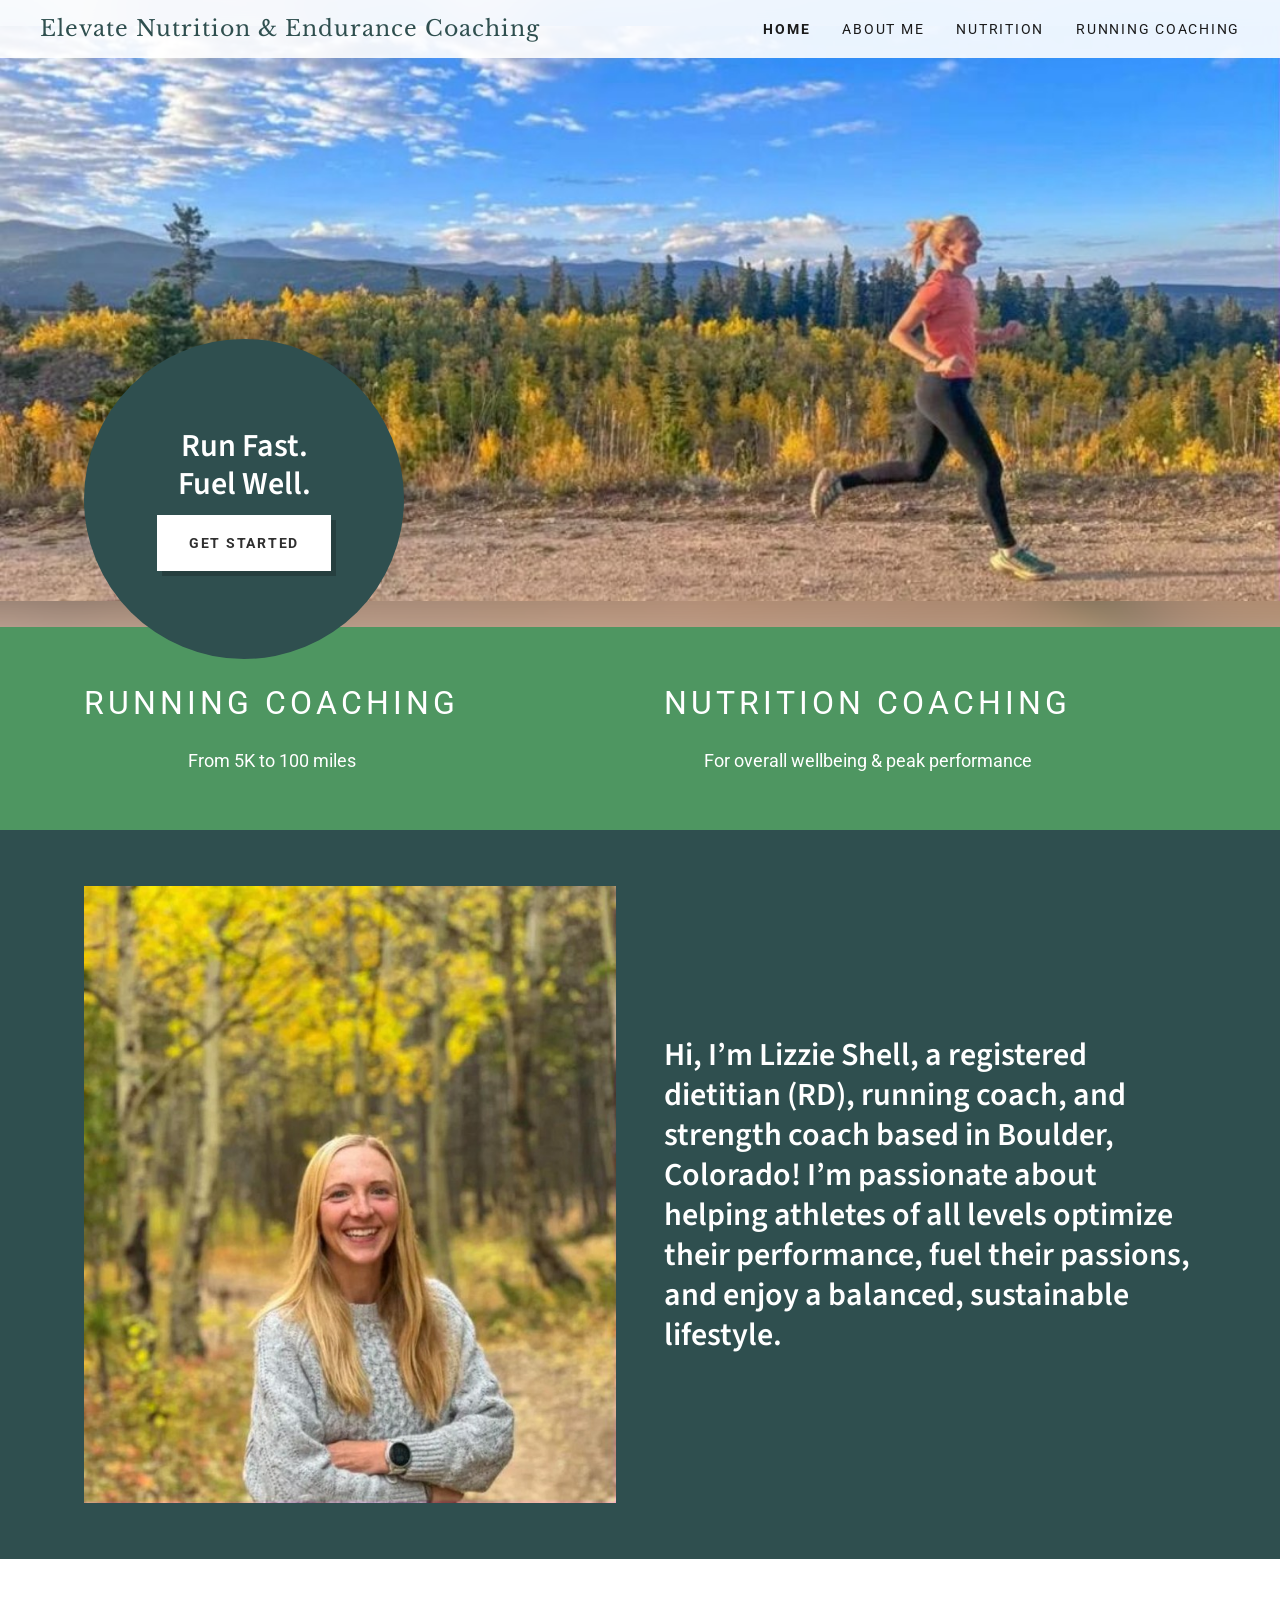
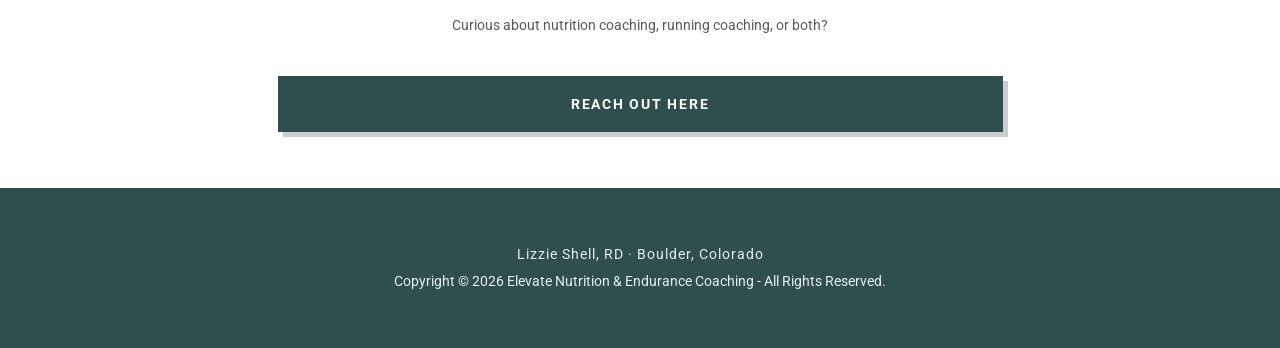
<file: index.html>
<!DOCTYPE html>
<html lang="en">
<head>
  <meta charset="utf-8">
  <meta name="viewport" content="width=device-width, initial-scale=1">
  <title>Elevate Nutrition &amp; Endurance Coaching | Running Coach &amp; Sports Dietitian in Boulder, CO</title>
  <meta name="description" content="Running coaching from 5K to 100 miles and sports nutrition coaching with Lizzie Shell, RD, a registered dietitian, running coach, and strength coach in Boulder, Colorado.">
  <link rel="canonical" href="https://elevateendurancenutrition.com/">
  <link rel="icon" href="/favicon.ico" sizes="any">
  <link rel="icon" type="image/png" sizes="48x48" href="/favicon-48.png">
  <link rel="apple-touch-icon" href="/apple-touch-icon.png">
  <meta name="theme-color" content="#2f4f4f">
  <meta property="og:type" content="website">
  <meta property="og:site_name" content="Elevate Nutrition &amp; Endurance Coaching">
  <meta property="og:title" content="Elevate Nutrition &amp; Endurance Coaching | Running Coach &amp; Sports Dietitian in Boulder, CO">
  <meta property="og:description" content="Running coaching from 5K to 100 miles and sports nutrition coaching with Lizzie Shell, RD, a registered dietitian, running coach, and strength coach in Boulder, Colorado.">
  <meta property="og:url" content="https://elevateendurancenutrition.com/">
  <meta property="og:image" content="https://elevateendurancenutrition.com/images/og-image.jpg">
  <meta property="og:image:width" content="926">
  <meta property="og:image:height" content="485">
  <meta property="og:image:alt" content="Lizzie running a dirt road through golden aspens in Colorado">
  <meta name="twitter:card" content="summary_large_image">
  <link rel="preconnect" href="https://fonts.googleapis.com">
  <link rel="preconnect" href="https://fonts.gstatic.com" crossorigin>
  <link rel="stylesheet" href="https://fonts.googleapis.com/css2?family=Libre+Baskerville&family=Roboto:ital,wght@0,400;0,700;1,400&display=swap">
  <link rel="stylesheet" href="https://fonts.googleapis.com/css2?family=Source+Sans+Pro:wght@600&display=swap">
  <link rel="stylesheet" href="https://fonts.googleapis.com/css2?family=Source+Sans+3:wght@600&display=swap">
  <link rel="stylesheet" href="/styles.css">
  <script type="application/ld+json">{"@context":"https://schema.org","@type":"ProfessionalService","name":"Elevate Nutrition & Endurance Coaching","url":"https://elevateendurancenutrition.com/","image":"https://elevateendurancenutrition.com/images/og-image.jpg","description":"Running coaching from 5K to 100 miles and sports nutrition coaching with Lizzie Shell, RD, a registered dietitian, running coach, and strength coach in Boulder, Colorado.","areaServed":"Boulder, Colorado","address":{"@type":"PostalAddress","addressLocality":"Boulder","addressRegion":"CO","addressCountry":"US"},"founder":{"@type":"Person","name":"Lizzie Shell","honorificSuffix":"RD","jobTitle":"Registered Dietitian, Running Coach and Strength Coach"},"makesOffer":[{"@type":"Offer","name":"Running Coaching","url":"https://elevateendurancenutrition.com/running-coaching","priceSpecification":{"@type":"UnitPriceSpecification","price":"150","priceCurrency":"USD","unitText":"MONTH"}},{"@type":"Offer","name":"Nutrition Coaching","url":"https://elevateendurancenutrition.com/nutrition","priceSpecification":{"@type":"UnitPriceSpecification","price":"175","priceCurrency":"USD","unitText":"MONTH"}}]}</script>
</head>
<body>
  <header class="site-header over-hero">
    <a class="logo" href="/">Elevate Nutrition &amp; Endurance Coaching</a>
    <button class="menu-btn" aria-label="Open menu" aria-expanded="false" aria-controls="site-nav">
      <svg viewBox="0 0 24 24" fill="none" stroke="currentColor" stroke-width="2" stroke-linecap="round"><path d="M3 6h18M3 12h18M3 18h18"/></svg>
    </button>
    <nav class="nav" id="site-nav" aria-label="Main">
      <a href="/" aria-current="page">Home</a>
      <a href="/about-me">About Me</a>
      <a href="/nutrition">Nutrition</a>
      <a href="/running-coaching">Running Coaching</a>
    </nav>
  </header>

  <main class="has-hero">
    <section class="hero" aria-label="Lizzie running in the mountains">
      <div class="hero-media" role="img" aria-label="Lizzie running in the mountains">
        <div class="hero-blur"></div>
        <div class="hero-photo"></div>
      </div>
      <div class="wrap">
        <div class="hero-circle">
          <h1>Run Fast.<br>Fuel Well.</h1>
          <a class="btn btn-light" href="https://docs.google.com/forms/d/e/1FAIpQLSeCDY26MZJk_TWB82AwwxvtCG-rRkIfnwJbRF5FpXE1PNtJjQ/viewform">Get Started</a>
        </div>
      </div>
    </section>

    <section class="section band-green">
      <div class="wrap row stack-gap">
        <div class="col col-6">
          <a class="service" href="/running-coaching">
            <h2>Running Coaching</h2>
            <p>From 5K to 100 miles</p>
          </a>
        </div>
        <div class="col col-6">
          <a class="service" href="/nutrition">
            <h2>Nutrition Coaching</h2>
            <p>For overall wellbeing &amp; peak performance</p>
          </a>
        </div>
      </div>
    </section>

    <section class="section band-slate">
      <div class="wrap row intro stack-gap">
        <div class="col col-6">
          <img src="/images/home-lizzie.jpg" width="672" height="779" alt="Lizzie smiling on a trail among golden aspens">
        </div>
        <div class="col col-6">
          <p class="statement">Hi, I’m Lizzie Shell, a registered dietitian (RD), running coach, and strength coach based in Boulder, Colorado! I’m passionate about helping athletes of all levels optimize their performance, fuel their passions, and enjoy a balanced, sustainable lifestyle.</p>
        </div>
      </div>
    </section>

    <section class="section cta center">
      <div class="wrap">
        <h2>Curious about nutrition coaching, running coaching, or both?</h2>
        <a class="btn btn-dark" href="https://docs.google.com/forms/d/e/1FAIpQLSeCDY26MZJk_TWB82AwwxvtCG-rRkIfnwJbRF5FpXE1PNtJjQ/viewform">Reach out here</a>
      </div>
    </section>
  </main>

  <footer class="site-footer">
    <p class="footer-name">Lizzie Shell, RD · Boulder, Colorado</p>
    <p>Copyright © <span data-year>2026</span> Elevate Nutrition &amp; Endurance Coaching - All Rights Reserved.</p>
  </footer>
  <script src="/site.js"></script>
</body>
</html>
</file>
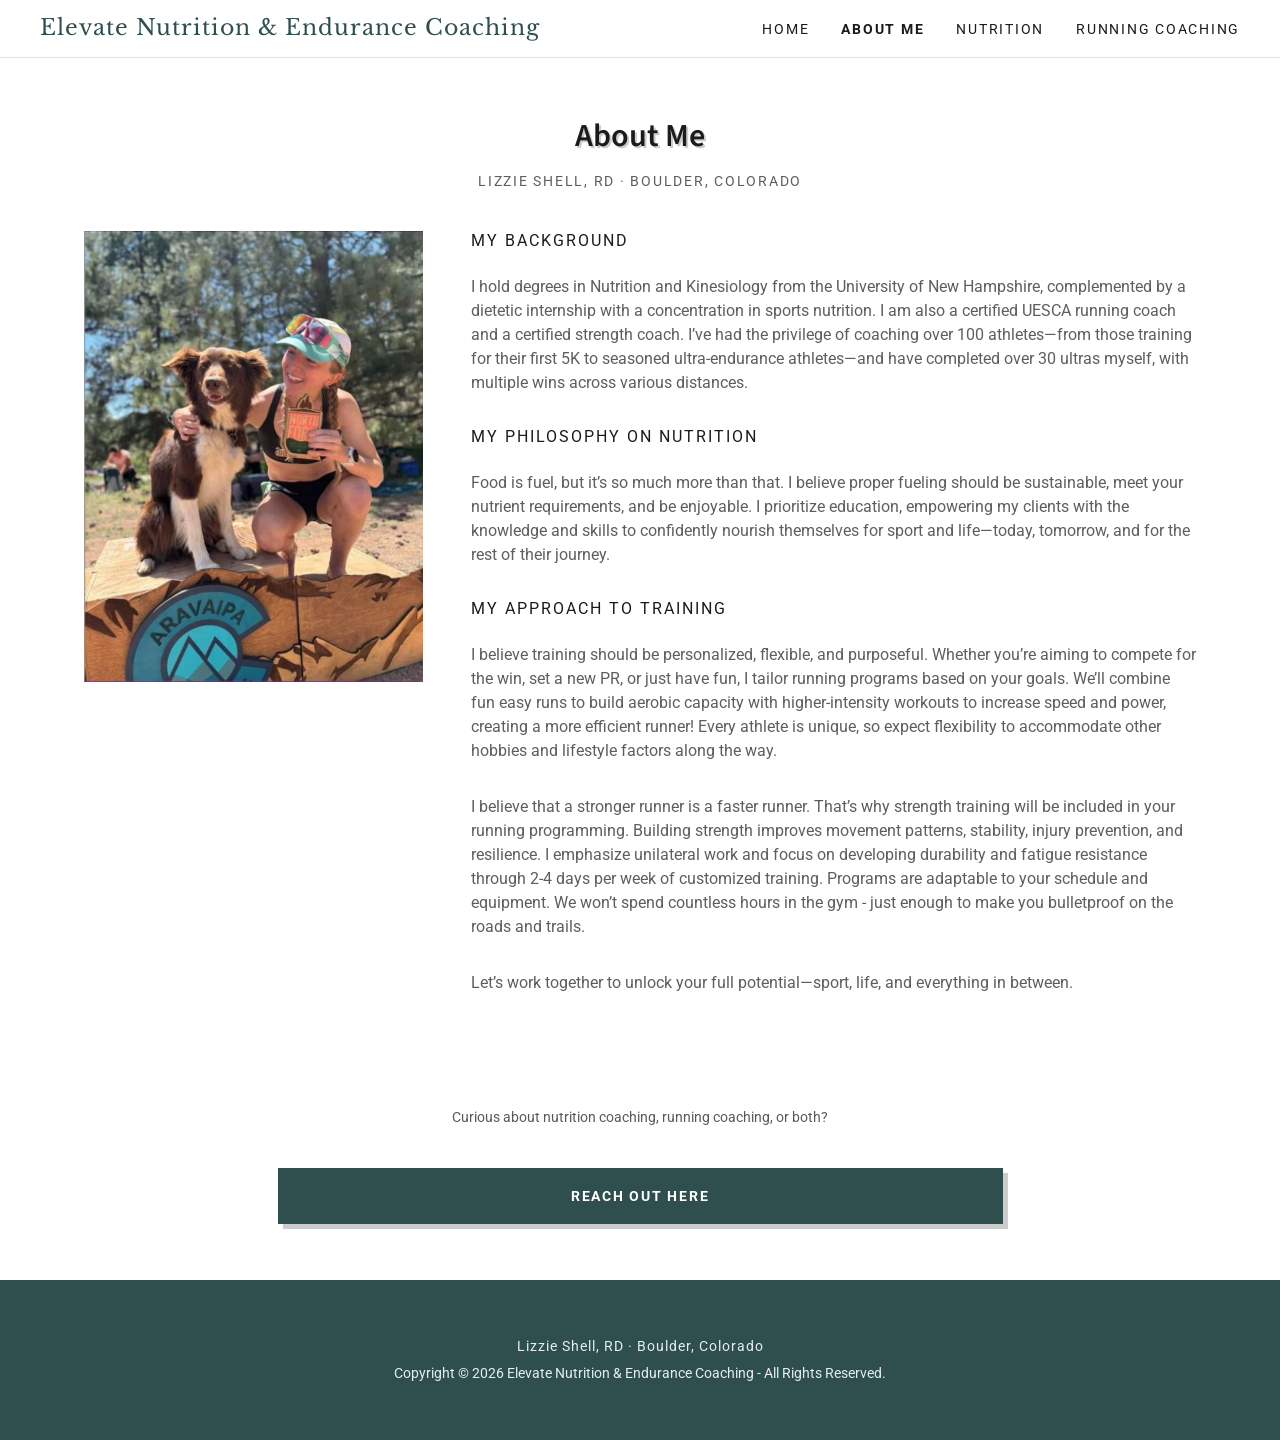
<file: about-me.html>
<!DOCTYPE html>
<html lang="en">
<head>
  <meta charset="utf-8">
  <meta name="viewport" content="width=device-width, initial-scale=1">
  <title>About Lizzie Shell, RD | Elevate Nutrition &amp; Endurance Coaching</title>
  <meta name="description" content="Lizzie Shell, RD holds degrees in Nutrition and Kinesiology, is a certified UESCA running coach and strength coach, and has coached over 100 endurance athletes.">
  <link rel="canonical" href="https://elevateendurancenutrition.com/about-me">
  <link rel="icon" href="/favicon.ico" sizes="any">
  <link rel="icon" type="image/png" sizes="48x48" href="/favicon-48.png">
  <link rel="apple-touch-icon" href="/apple-touch-icon.png">
  <meta name="theme-color" content="#2f4f4f">
  <meta property="og:type" content="website">
  <meta property="og:site_name" content="Elevate Nutrition &amp; Endurance Coaching">
  <meta property="og:title" content="About Lizzie Shell, RD | Elevate Nutrition &amp; Endurance Coaching">
  <meta property="og:description" content="Lizzie Shell, RD holds degrees in Nutrition and Kinesiology, is a certified UESCA running coach and strength coach, and has coached over 100 endurance athletes.">
  <meta property="og:url" content="https://elevateendurancenutrition.com/about-me">
  <meta property="og:image" content="https://elevateendurancenutrition.com/images/og-image.jpg">
  <meta property="og:image:width" content="926">
  <meta property="og:image:height" content="485">
  <meta property="og:image:alt" content="Lizzie running a dirt road through golden aspens in Colorado">
  <meta name="twitter:card" content="summary_large_image">
  <link rel="preconnect" href="https://fonts.googleapis.com">
  <link rel="preconnect" href="https://fonts.gstatic.com" crossorigin>
  <link rel="stylesheet" href="https://fonts.googleapis.com/css2?family=Libre+Baskerville&family=Roboto:ital,wght@0,400;0,700;1,400&display=swap">
  <link rel="stylesheet" href="https://fonts.googleapis.com/css2?family=Source+Sans+Pro:wght@600&display=swap">
  <link rel="stylesheet" href="https://fonts.googleapis.com/css2?family=Source+Sans+3:wght@600&display=swap">
  <link rel="stylesheet" href="/styles.css">
</head>
<body>
  <header class="site-header">
    <a class="logo" href="/">Elevate Nutrition &amp; Endurance Coaching</a>
    <button class="menu-btn" aria-label="Open menu" aria-expanded="false" aria-controls="site-nav">
      <svg viewBox="0 0 24 24" fill="none" stroke="currentColor" stroke-width="2" stroke-linecap="round"><path d="M3 6h18M3 12h18M3 18h18"/></svg>
    </button>
    <nav class="nav" id="site-nav" aria-label="Main">
      <a href="/">Home</a>
      <a href="/about-me" aria-current="page">About Me</a>
      <a href="/nutrition">Nutrition</a>
      <a href="/running-coaching">Running Coaching</a>
    </nav>
  </header>

  <main>
    <section class="section">
      <div class="wrap">
        <h1 class="page-title has-sub">About Me</h1>
        <p class="subtitle name-line">Lizzie Shell, RD · Boulder, Colorado</p>
        <div class="row stack-gap">
          <div class="col col-4">
            <img class="photo" src="/images/about-race.jpg" width="600" height="800" alt="Lizzie and her dog celebrating at an Aravaipa race finish">
          </div>
          <div class="col col-8 copy">
            <h3>My Background</h3>
            <p>I hold degrees in Nutrition and Kinesiology from the University of New Hampshire, complemented by a dietetic internship with a concentration in sports nutrition. I am also a certified UESCA running coach and a certified strength coach. I’ve had the privilege of coaching over 100 athletes—from those training for their first 5K to seasoned ultra-endurance athletes—and have completed over 30 ultras myself, with multiple wins across various distances.</p>

            <h3>My Philosophy on Nutrition</h3>
            <p>Food is fuel, but it’s so much more than that. I believe proper fueling should be sustainable, meet your nutrient requirements, and be enjoyable. I prioritize education, empowering my clients with the knowledge and skills to confidently nourish themselves for sport and life—today, tomorrow, and for the rest of their journey.</p>

            <h3>My Approach to Training</h3>
            <p>I believe training should be personalized, flexible, and purposeful. Whether you’re aiming to compete for the win, set a new PR, or just have fun, I tailor running programs based on your goals. We’ll combine fun easy runs to build aerobic capacity with higher-intensity workouts to increase speed and power, creating a more efficient runner! Every athlete is unique, so expect flexibility to accommodate other hobbies and lifestyle factors along the way.</p>
            <p>I believe that a stronger runner is a faster runner. That’s why strength training will be included in your running programming. Building strength improves movement patterns, stability, injury prevention, and resilience. I emphasize unilateral work and focus on developing durability and fatigue resistance through 2-4 days per week of customized training. Programs are adaptable to your schedule and equipment. We won’t spend countless hours in the gym - just enough to make you bulletproof on the roads and trails.</p>
            <p>Let’s work together to unlock your full potential—sport, life, and everything in between.</p>
          </div>
        </div>
      </div>
    </section>

    <section class="section cta center">
      <div class="wrap">
        <h2>Curious about nutrition coaching, running coaching, or both?</h2>
        <a class="btn btn-dark" href="https://docs.google.com/forms/d/e/1FAIpQLSeCDY26MZJk_TWB82AwwxvtCG-rRkIfnwJbRF5FpXE1PNtJjQ/viewform">Reach out here</a>
      </div>
    </section>
  </main>

  <footer class="site-footer">
    <p class="footer-name">Lizzie Shell, RD · Boulder, Colorado</p>
    <p>Copyright © <span data-year>2026</span> Elevate Nutrition &amp; Endurance Coaching - All Rights Reserved.</p>
  </footer>
  <script src="/site.js"></script>
</body>
</html>
</file>
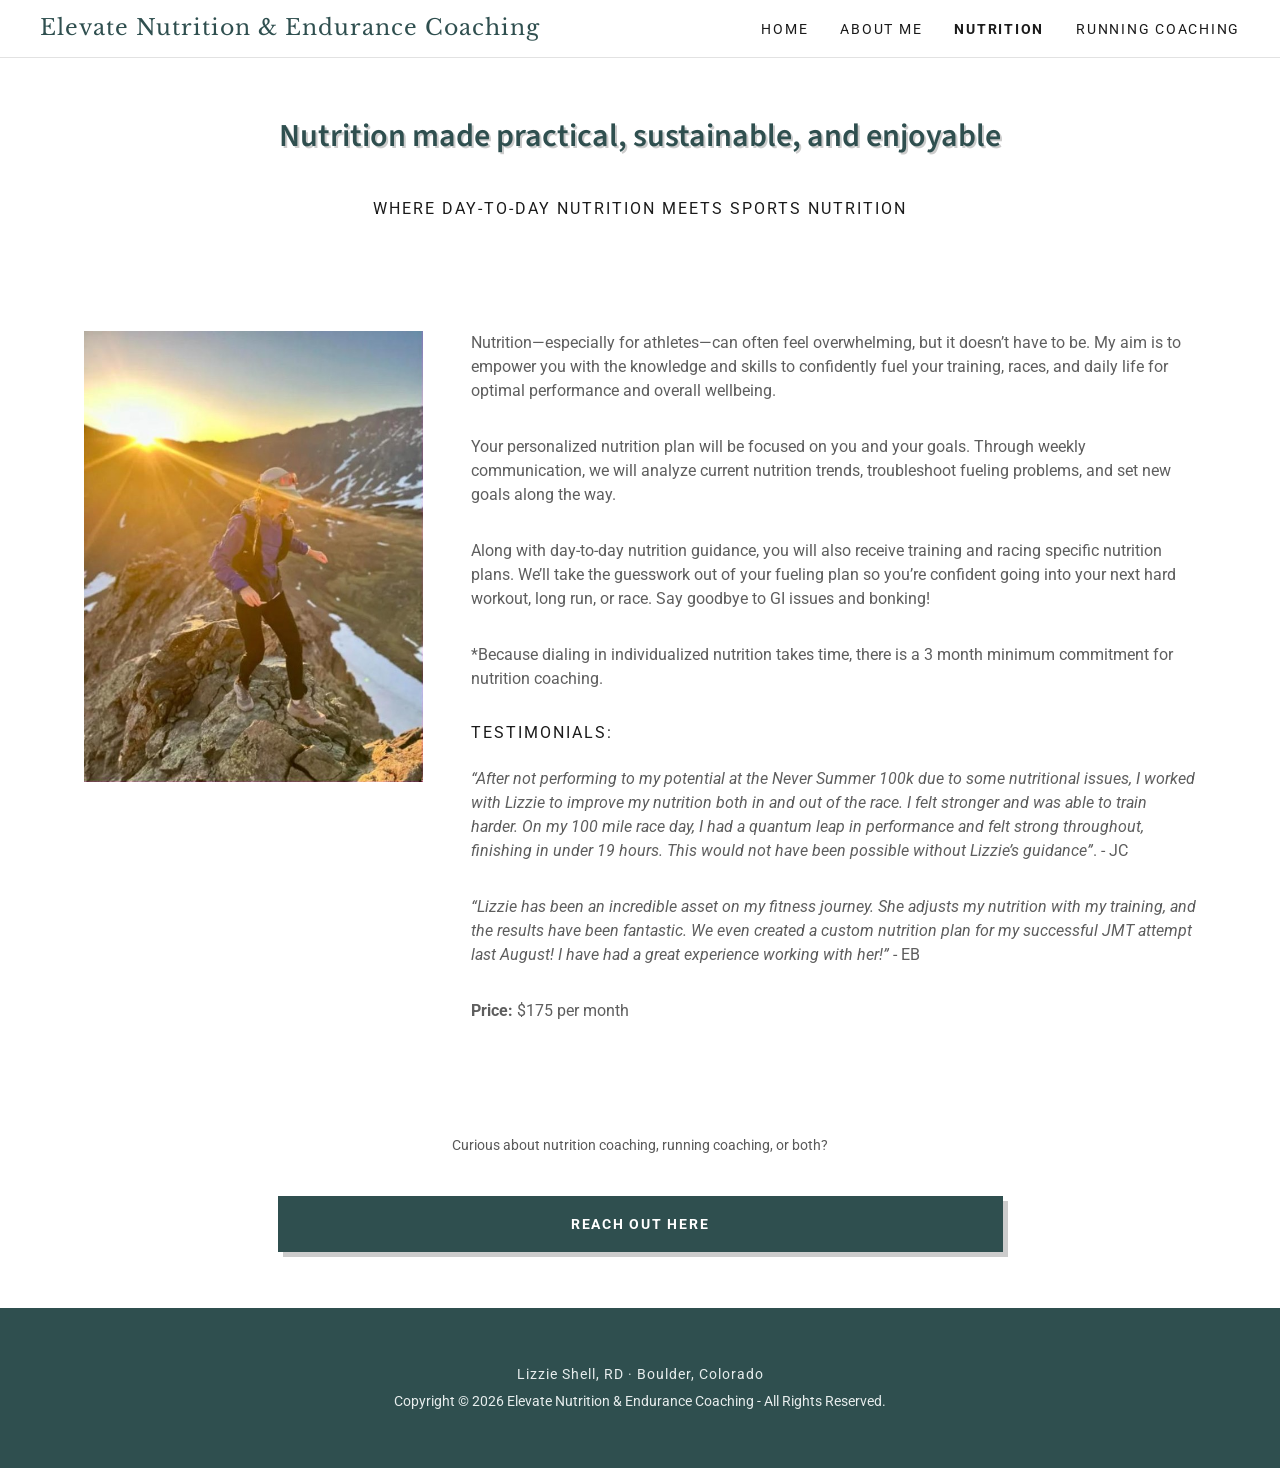
<file: nutrition.html>
<!DOCTYPE html>
<html lang="en">
<head>
  <meta charset="utf-8">
  <meta name="viewport" content="width=device-width, initial-scale=1">
  <title>Sports Nutrition Coaching for Endurance Athletes | Elevate Nutrition &amp; Endurance</title>
  <meta name="description" content="Personalized nutrition coaching from a registered dietitian: day-to-day nutrition plus training and race fueling plans. $175 per month.">
  <link rel="canonical" href="https://elevateendurancenutrition.com/nutrition">
  <link rel="icon" href="/favicon.ico" sizes="any">
  <link rel="icon" type="image/png" sizes="48x48" href="/favicon-48.png">
  <link rel="apple-touch-icon" href="/apple-touch-icon.png">
  <meta name="theme-color" content="#2f4f4f">
  <meta property="og:type" content="website">
  <meta property="og:site_name" content="Elevate Nutrition &amp; Endurance Coaching">
  <meta property="og:title" content="Sports Nutrition Coaching for Endurance Athletes | Elevate Nutrition &amp; Endurance">
  <meta property="og:description" content="Personalized nutrition coaching from a registered dietitian: day-to-day nutrition plus training and race fueling plans. $175 per month.">
  <meta property="og:url" content="https://elevateendurancenutrition.com/nutrition">
  <meta property="og:image" content="https://elevateendurancenutrition.com/images/og-image.jpg">
  <meta property="og:image:width" content="926">
  <meta property="og:image:height" content="485">
  <meta property="og:image:alt" content="Lizzie running a dirt road through golden aspens in Colorado">
  <meta name="twitter:card" content="summary_large_image">
  <link rel="preconnect" href="https://fonts.googleapis.com">
  <link rel="preconnect" href="https://fonts.gstatic.com" crossorigin>
  <link rel="stylesheet" href="https://fonts.googleapis.com/css2?family=Libre+Baskerville&family=Roboto:ital,wght@0,400;0,700;1,400&display=swap">
  <link rel="stylesheet" href="https://fonts.googleapis.com/css2?family=Source+Sans+Pro:wght@600&display=swap">
  <link rel="stylesheet" href="https://fonts.googleapis.com/css2?family=Source+Sans+3:wght@600&display=swap">
  <link rel="stylesheet" href="/styles.css">
</head>
<body>
  <header class="site-header">
    <a class="logo" href="/">Elevate Nutrition &amp; Endurance Coaching</a>
    <button class="menu-btn" aria-label="Open menu" aria-expanded="false" aria-controls="site-nav">
      <svg viewBox="0 0 24 24" fill="none" stroke="currentColor" stroke-width="2" stroke-linecap="round"><path d="M3 6h18M3 12h18M3 18h18"/></svg>
    </button>
    <nav class="nav" id="site-nav" aria-label="Main">
      <a href="/">Home</a>
      <a href="/about-me">About Me</a>
      <a href="/nutrition" aria-current="page">Nutrition</a>
      <a href="/running-coaching">Running Coaching</a>
    </nav>
  </header>

  <main>
    <section class="section">
      <div class="wrap">
        <h1 class="page-title slate">Nutrition made practical, sustainable, and enjoyable</h1>
        <p class="subtitle">Where day-to-day nutrition meets sports nutrition</p>
      </div>
    </section>

    <section class="section">
      <div class="wrap row stack-gap">
        <div class="col col-4">
          <img class="photo" src="/images/nutrition-ridge.jpg" width="600" height="800" alt="Lizzie scrambling down a rocky ridge at sunrise">
        </div>
        <div class="col col-8 copy">
          <p>Nutrition—especially for athletes—can often feel overwhelming, but it doesn’t have to be. My aim is to empower you with the knowledge and skills to confidently fuel your training, races, and daily life for optimal performance and overall wellbeing.</p>
          <p>Your personalized nutrition plan will be focused on you and your goals. Through weekly communication, we will analyze current nutrition trends, troubleshoot fueling problems, and set new goals along the way.</p>
          <p>Along with day-to-day nutrition guidance, you will also receive training and racing specific nutrition plans. We’ll take the guesswork out of your fueling plan so you’re confident going into your next hard workout, long run, or race. Say goodbye to GI issues and bonking!</p>
          <p>*Because dialing in individualized nutrition takes time, there is a 3 month minimum commitment for nutrition coaching.</p>

          <h3>Testimonials:</h3>
          <p><em>“After not performing to my potential at the Never Summer 100k due to some nutritional issues, I worked with Lizzie to improve my nutrition both in and out of the race. I felt stronger and was able to train harder. On my 100 mile race day, I had a quantum leap in performance and felt strong throughout, finishing in under 19 hours. This would not have been possible without Lizzie’s guidance”</em>. - JC</p>
          <p><em>“Lizzie has been an incredible asset on my fitness journey. She adjusts my nutrition with my training, and the results have been fantastic. We even created a custom nutrition plan for my successful JMT attempt last August! I have had a great experience working with her!”</em> - EB</p>
          <p><strong>Price:</strong> $175 per month</p>
        </div>
      </div>
    </section>
    <section class="section cta center">
      <div class="wrap">
        <h2>Curious about nutrition coaching, running coaching, or both?</h2>
        <a class="btn btn-dark" href="https://docs.google.com/forms/d/e/1FAIpQLSeCDY26MZJk_TWB82AwwxvtCG-rRkIfnwJbRF5FpXE1PNtJjQ/viewform">Reach out here</a>
      </div>
    </section>
  </main>

  <footer class="site-footer">
    <p class="footer-name">Lizzie Shell, RD · Boulder, Colorado</p>
    <p>Copyright © <span data-year>2026</span> Elevate Nutrition &amp; Endurance Coaching - All Rights Reserved.</p>
  </footer>
  <script src="/site.js"></script>
</body>
</html>
</file>
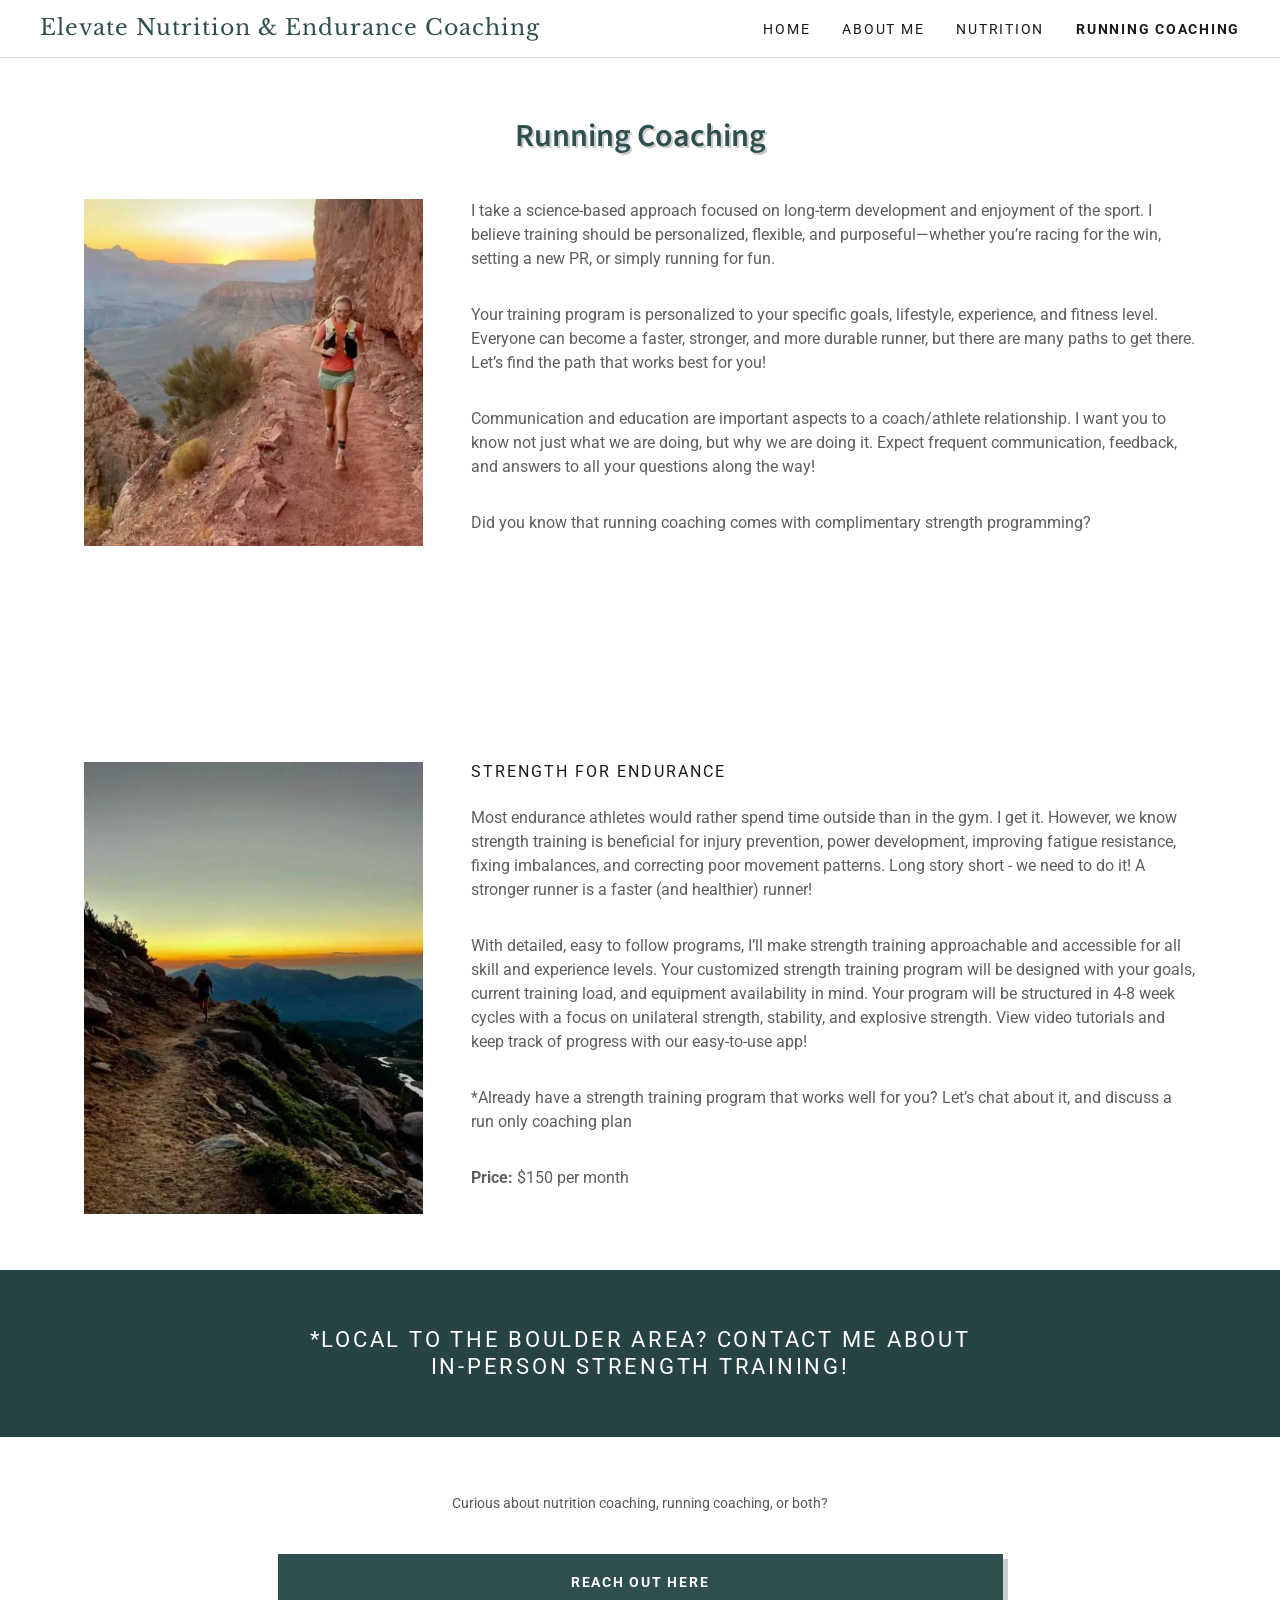
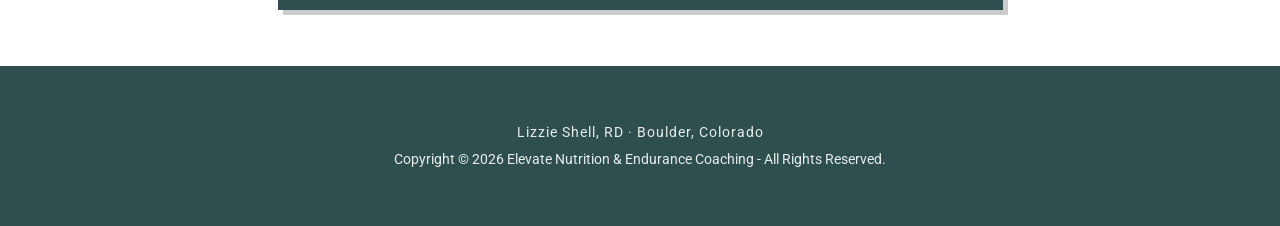
<file: running-coaching.html>
<!DOCTYPE html>
<html lang="en">
<head>
  <meta charset="utf-8">
  <meta name="viewport" content="width=device-width, initial-scale=1">
  <title>Running Coaching, 5K to 100 Miles | Elevate Nutrition &amp; Endurance</title>
  <meta name="description" content="Science-based, personalized running coaching with complimentary strength programming, from first 5K to 100 miles. $150 per month.">
  <link rel="canonical" href="https://elevateendurancenutrition.com/running-coaching">
  <link rel="icon" href="/favicon.ico" sizes="any">
  <link rel="icon" type="image/png" sizes="48x48" href="/favicon-48.png">
  <link rel="apple-touch-icon" href="/apple-touch-icon.png">
  <meta name="theme-color" content="#2f4f4f">
  <meta property="og:type" content="website">
  <meta property="og:site_name" content="Elevate Nutrition &amp; Endurance Coaching">
  <meta property="og:title" content="Running Coaching, 5K to 100 Miles | Elevate Nutrition &amp; Endurance">
  <meta property="og:description" content="Science-based, personalized running coaching with complimentary strength programming, from first 5K to 100 miles. $150 per month.">
  <meta property="og:url" content="https://elevateendurancenutrition.com/running-coaching">
  <meta property="og:image" content="https://elevateendurancenutrition.com/images/og-image.jpg">
  <meta property="og:image:width" content="926">
  <meta property="og:image:height" content="485">
  <meta property="og:image:alt" content="Lizzie running a dirt road through golden aspens in Colorado">
  <meta name="twitter:card" content="summary_large_image">
  <link rel="preconnect" href="https://fonts.googleapis.com">
  <link rel="preconnect" href="https://fonts.gstatic.com" crossorigin>
  <link rel="stylesheet" href="https://fonts.googleapis.com/css2?family=Libre+Baskerville&family=Roboto:ital,wght@0,400;0,700;1,400&display=swap">
  <link rel="stylesheet" href="https://fonts.googleapis.com/css2?family=Source+Sans+Pro:wght@600&display=swap">
  <link rel="stylesheet" href="https://fonts.googleapis.com/css2?family=Source+Sans+3:wght@600&display=swap">
  <link rel="stylesheet" href="/styles.css">
</head>
<body>
  <header class="site-header">
    <a class="logo" href="/">Elevate Nutrition &amp; Endurance Coaching</a>
    <button class="menu-btn" aria-label="Open menu" aria-expanded="false" aria-controls="site-nav">
      <svg viewBox="0 0 24 24" fill="none" stroke="currentColor" stroke-width="2" stroke-linecap="round"><path d="M3 6h18M3 12h18M3 18h18"/></svg>
    </button>
    <nav class="nav" id="site-nav" aria-label="Main">
      <a href="/">Home</a>
      <a href="/about-me">About Me</a>
      <a href="/nutrition">Nutrition</a>
      <a href="/running-coaching" aria-current="page">Running Coaching</a>
    </nav>
  </header>

  <main>
    <section class="section">
      <div class="wrap">
        <h1 class="page-title slate">Running Coaching</h1>
        <div class="row stack-gap">
          <div class="col col-4">
            <img class="photo top" src="/images/running-canyon.jpg" width="600" height="615" alt="Lizzie running a red-rock canyon trail at sunset">
          </div>
          <div class="col col-8 copy">
            <p>I take a science-based approach focused on long-term development and enjoyment of the sport. I believe training should be personalized, flexible, and purposeful—whether you’re racing for the win, setting a new PR, or simply running for fun.</p>
            <p>Your training program is personalized to your specific goals, lifestyle, experience, and fitness level. Everyone can become a faster, stronger, and more durable runner, but there are many paths to get there. Let’s find the path that works best for you!</p>
            <p>Communication and education are important aspects to a coach/athlete relationship. I want you to know not just what we are doing, but why we are doing it. Expect frequent communication, feedback, and answers to all your questions along the way!</p>
            <p>Did you know that running coaching comes with complimentary strength programming?</p>
          </div>
        </div>
      </div>
    </section>

    <section class="section">
      <div class="wrap row stack-gap">
        <div class="col col-4">
          <img class="photo" src="/images/running-sunset.jpg" width="600" height="800" alt="A runner on a mountain trail at sunset">
        </div>
        <div class="col col-8 copy">
          <h3>Strength for Endurance</h3>
          <p>Most endurance athletes would rather spend time outside than in the gym. I get it. However, we know strength training is beneficial for injury prevention, power development, improving fatigue resistance, fixing imbalances, and correcting poor movement patterns. Long story short - we need to do it! A stronger runner is a faster (and healthier) runner!</p>
          <p>With detailed, easy to follow programs, I’ll make strength training approachable and accessible for all skill and experience levels. Your customized strength training program will be designed with your goals, current training load, and equipment availability in mind. Your program will be structured in 4-8 week cycles with a focus on unilateral strength, stability, and explosive strength. View video tutorials and keep track of progress with our easy-to-use app!</p>
          <p>*Already have a strength training program that works well for you? Let’s chat about it, and discuss a run only coaching plan</p>
          <p><strong>Price:</strong> $150 per month</p>
        </div>
      </div>
    </section>

    <section class="section banner">
      <p>*Local to the Boulder area? Contact me about in-person strength training!</p>
    </section>
    <section class="section cta center">
      <div class="wrap">
        <h2>Curious about nutrition coaching, running coaching, or both?</h2>
        <a class="btn btn-dark" href="https://docs.google.com/forms/d/e/1FAIpQLSeCDY26MZJk_TWB82AwwxvtCG-rRkIfnwJbRF5FpXE1PNtJjQ/viewform">Reach out here</a>
      </div>
    </section>
  </main>

  <footer class="site-footer">
    <p class="footer-name">Lizzie Shell, RD · Boulder, Colorado</p>
    <p>Copyright © <span data-year>2026</span> Elevate Nutrition &amp; Endurance Coaching - All Rights Reserved.</p>
  </footer>
  <script src="/site.js"></script>
</body>
</html>
</file>
<file: styles.css>
/*
  Elevate Nutrition & Endurance Coaching
  Hand-built copy of the GoDaddy Websites + Marketing site (Nov 2026).
  Colors and type were measured from the live site.

  Palette
    --slate        #2f4f4f  logo, circle, buttons, about band, footer
    --slate-deep   #274343  "Local to Boulder" banner
    --green        #4e9661  services band
    --ink          #1b1b1b  nav, small caps headings
    --body         #5e5e5e  paragraph text
    --muted        #595959  CTA lead line
    --footer-ink   #e7eded  footer text
  Type
    Libre Baskerville 400 - logo
    Source Sans Pro 600   - page titles, hero, statements
    Roboto 400/700        - everything else
*/

:root {
  --slate: #2f4f4f;
  --slate-deep: #274343;
  --green: #4e9661;
  --ink: #1b1b1b;
  --body: #5e5e5e;
  --muted: #595959;
  --footer-ink: #e7eded;
  --panel: #f6f6f6;
  --rule: #e2e2e2;
  --header-h: 58px;
  --wrap: 1160px;
  --gutter: 24px;
  --section-pad: 56px;
  --serif: "Libre Baskerville", Georgia, serif;
  --display: "Source Sans Pro", "Source Sans 3", Arial, sans-serif;
  --sans: Roboto, Arial, sans-serif;
  color-scheme: light;
}

* { box-sizing: border-box; }
html { scroll-padding-top: var(--header-h); }
body {
  margin: 0;
  background: #fff;
  color: var(--body);
  font: 400 16px/24px var(--sans);
  -webkit-font-smoothing: antialiased;
  overflow-x: clip;
}
img { display: block; max-width: 100%; height: auto; }
a { color: inherit; }

.wrap { max-width: var(--wrap); margin: 0 auto; }
.section { padding: var(--section-pad) 0; }
.row { display: flex; flex-wrap: wrap; }
.col { padding: 0 var(--gutter); min-width: 0; }
.col-4 { width: 33.3333%; }
.col-6 { width: 50%; }
.col-8 { width: 66.6667%; }
.center { text-align: center; }

/* ---------- Header ---------- */
.site-header {
  position: fixed;
  inset: 0 0 auto 0;
  height: var(--header-h);
  z-index: 20;
  display: flex;
  align-items: center;
  justify-content: space-between;
  padding: 0 40px;
  background: #fff;
  border-bottom: 1px solid var(--rule);
}
.site-header.over-hero {
  background: rgba(255, 255, 255, 0.9);
  border-bottom: 0;
}
.logo {
  font: 400 22px/26.4px var(--serif);
  letter-spacing: 1px;
  color: var(--slate);
  text-decoration: none;
  white-space: nowrap;
}
.nav { display: flex; gap: 32px; }
.nav a {
  font: 400 14px/24px var(--sans);
  letter-spacing: 1.75px;
  text-transform: uppercase;
  color: var(--ink);
  text-decoration: none;
  white-space: nowrap;
}
.nav a[aria-current="page"] { font-weight: 700; }
.nav a:hover, .nav a:focus-visible { color: var(--slate); }
.menu-btn {
  display: none;
  width: 44px; height: 44px;
  margin-right: -10px;
  border: 0;
  background: none;
  color: var(--ink);
  cursor: pointer;
}
.menu-btn svg { width: 24px; height: 24px; }

main { padding-top: var(--header-h); }
main.has-hero { padding-top: 0; }

/* ---------- Buttons ---------- */
.btn {
  position: relative;
  display: inline-flex;
  align-items: center;
  justify-content: center;
  min-height: 56px;
  padding: 8px 32px;
  font: 700 14px/1 var(--sans);
  letter-spacing: 1.75px;
  text-transform: uppercase;
  text-decoration: none;
  box-shadow: 5px 5px 0 0 rgba(0, 0, 0, 0.2);
}
.btn-light { background: #fff; color: #303030; }
.btn-dark { background: var(--slate); color: #fff; }
.btn:hover { filter: brightness(0.95); }
.btn:focus-visible { outline: 2px solid var(--green); outline-offset: 3px; }

/* ---------- Home: hero ---------- */
.hero { position: relative; height: 627px; background: var(--panel); }
.hero-media { position: absolute; inset: 0; overflow: hidden; }
.hero-blur, .hero-photo { position: absolute; inset: 0; background-image: url("images/hero-run.jpg"); background-position: 50% 50%; background-repeat: no-repeat; }
.hero-blur { background-size: cover; filter: blur(24px); transform: scale(1.12); }
.hero-photo { background-size: contain; }
.hero .wrap { position: relative; height: 100%; }
.hero-circle {
  position: absolute;
  left: var(--gutter);
  top: 339px;
  z-index: 2;
  width: 320px;
  height: 320px;
  border-radius: 50%;
  background: var(--slate);
  display: flex;
  flex-direction: column;
  align-items: center;
  justify-content: center;
  text-align: center;
}
.hero-circle h1 {
  margin: 0 0 12px;
  font: 600 32px/38.4px var(--display);
  color: #fff;
}

/* ---------- Home: services band ---------- */
.band-green { background: var(--green); color: #fff; }
.service { display: inline-block; text-align: center; color: #fff; text-decoration: none; }
.service:hover h2, .service:focus-visible h2 { text-decoration: underline; text-underline-offset: 8px; text-decoration-thickness: 2px; }
.service:focus-visible { outline: 2px solid #fff; outline-offset: 8px; }
.service h2 {
  margin: 0 0 24px;
  font: 400 32px/40px var(--sans);
  letter-spacing: 4px;
  text-transform: uppercase;
  color: #fff;
}
.service p { margin: 0; font-size: 18px; line-height: 27px; }

/* ---------- Home: intro band ---------- */
.band-slate { background: var(--slate); }
.intro { align-items: center; }
.intro img { width: 100%; aspect-ratio: 532 / 617; object-fit: cover; }
.statement {
  margin: 0;
  font: 600 32px/40px var(--display);
  color: #fff;
}

/* ---------- Call to action ---------- */
.cta h2 {
  margin: 0 0 40px;
  font: 400 14px/21px var(--sans);
  color: var(--muted);
}
.cta .btn { width: calc(66.6667% - 48px); max-width: 725px; }

/* ---------- Inner pages ---------- */
.page-title {
  margin: 0 0 40px;
  text-align: center;
  font: 600 32px/44.8px var(--display);
  color: var(--ink);
  text-shadow: 2px 2px 0 rgba(0, 0, 0, 0.2);
}
.page-title.slate { color: var(--slate); }
.page-title.has-sub { margin-bottom: 12px; }
.subtitle.name-line { margin-bottom: 40px; color: var(--body); font-size: 14px; letter-spacing: 1.75px; }
.subtitle {
  margin: 0;
  text-align: center;
  font: 400 16px/20px var(--sans);
  letter-spacing: 2px;
  text-transform: uppercase;
  color: var(--ink);
}
.photo { width: 100%; aspect-ratio: 3 / 4; object-fit: cover; }
.photo.top { object-fit: contain; object-position: 50% 0; }
.copy h3 {
  margin: 0 0 24px;
  font: 400 16px/20px var(--sans);
  letter-spacing: 2px;
  text-transform: uppercase;
  color: var(--ink);
}
.copy p { margin: 0 0 32px; }
.copy p:last-child { margin-bottom: 0; }
.copy em { font-style: italic; }
.copy strong { font-weight: 700; color: var(--body); }

/* Download row */
.download {
  display: flex;
  align-items: center;
  justify-content: space-between;
  gap: 16px;
  width: calc(66.6667% - 48px);
  max-width: 725px;
  min-height: 56px;
  margin: 0 auto;
  padding: 0 24px;
  background: var(--panel);
  color: var(--ink);
  text-decoration: none;
}
.download span:last-child { display: inline-flex; align-items: center; gap: 6px; color: var(--slate); }
.download:hover span:last-child { text-decoration: underline; }
.download svg { width: 14px; height: 14px; }
.section-title {
  margin: 0 0 40px;
  text-align: center;
  font: 600 32px/44.8px var(--display);
  color: var(--ink);
  text-shadow: 2px 2px 0 rgba(0, 0, 0, 0.2);
}

/* Banner */
.banner { background: var(--slate-deep); }
.banner p {
  max-width: 725px;
  margin: 0 auto;
  padding: 0 var(--gutter);
  text-align: center;
  font: 400 22px/27.5px var(--sans);
  letter-spacing: 2.75px;
  text-transform: uppercase;
  color: #fff;
}

/* ---------- Footer ---------- */
.site-footer { background: var(--slate); padding: var(--section-pad) var(--gutter); }
.site-footer p {
  margin: 0;
  text-align: center;
  font: 400 14px/21px var(--sans);
  color: var(--footer-ink);
}

.site-footer .footer-name { margin-bottom: 6px; letter-spacing: 1px; }

/* ---------- Not found ---------- */
.not-found { text-align: center; padding: 120px 24px; }
.not-found p { margin: 0 0 32px; }

/* ---------- Tablet ---------- */
@media (max-width: 1024px) {
  .site-header { padding: 0 24px; }
  .logo { font-size: 18px; }
  .nav { gap: 20px; }
  .nav a { font-size: 13px; letter-spacing: 1.25px; }
}

/* ---------- Phone ---------- */
@media (max-width: 767px) {
  :root { --section-pad: 40px; }
  .site-header { padding: 0 16px; }
  .logo { font-size: 15px; letter-spacing: 0.5px; white-space: normal; line-height: 20px; }
  .menu-btn { display: inline-flex; align-items: center; justify-content: center; }
  .nav {
    display: none;
    position: absolute;
    top: var(--header-h);
    left: 0;
    right: 0;
    flex-direction: column;
    gap: 0;
    padding: 8px 0 16px;
    background: #fff;
    border-bottom: 1px solid var(--rule);
  }
  .nav.open { display: flex; }
  .nav a { padding: 10px 24px; font-size: 14px; }

  .col-4, .col-6, .col-8 { width: 100%; }
  .stack-gap > .col + .col { margin-top: 32px; }

  .hero { height: auto; background: var(--slate); }
  .hero-media { position: relative; height: 380px; }
  .hero-blur { display: none; }
  .hero-photo { background-size: cover; background-position: 72% 50%; }
  .hero .wrap { height: auto; }
  .hero-circle {
    position: relative;
    left: auto; top: auto;
    width: 280px; height: 280px;
    margin: -110px auto 0;
  }
  .hero-circle h1 { font-size: 28px; line-height: 34px; }
  .hero { padding-bottom: 32px; }

  .band-green .col { text-align: center; }
  .service h2 { font-size: 26px; line-height: 32px; letter-spacing: 3px; margin-bottom: 12px; }
  .statement { font-size: 26px; line-height: 34px; }

  .cta .btn, .download { width: 100%; }
  .cta .wrap, .download-wrap { padding: 0 var(--gutter); }
  .page-title, .section-title { font-size: 28px; line-height: 38px; }
  .photo { max-width: 420px; margin: 0 auto; }
  .banner p { font-size: 18px; line-height: 24px; letter-spacing: 2px; }
}
</file>
